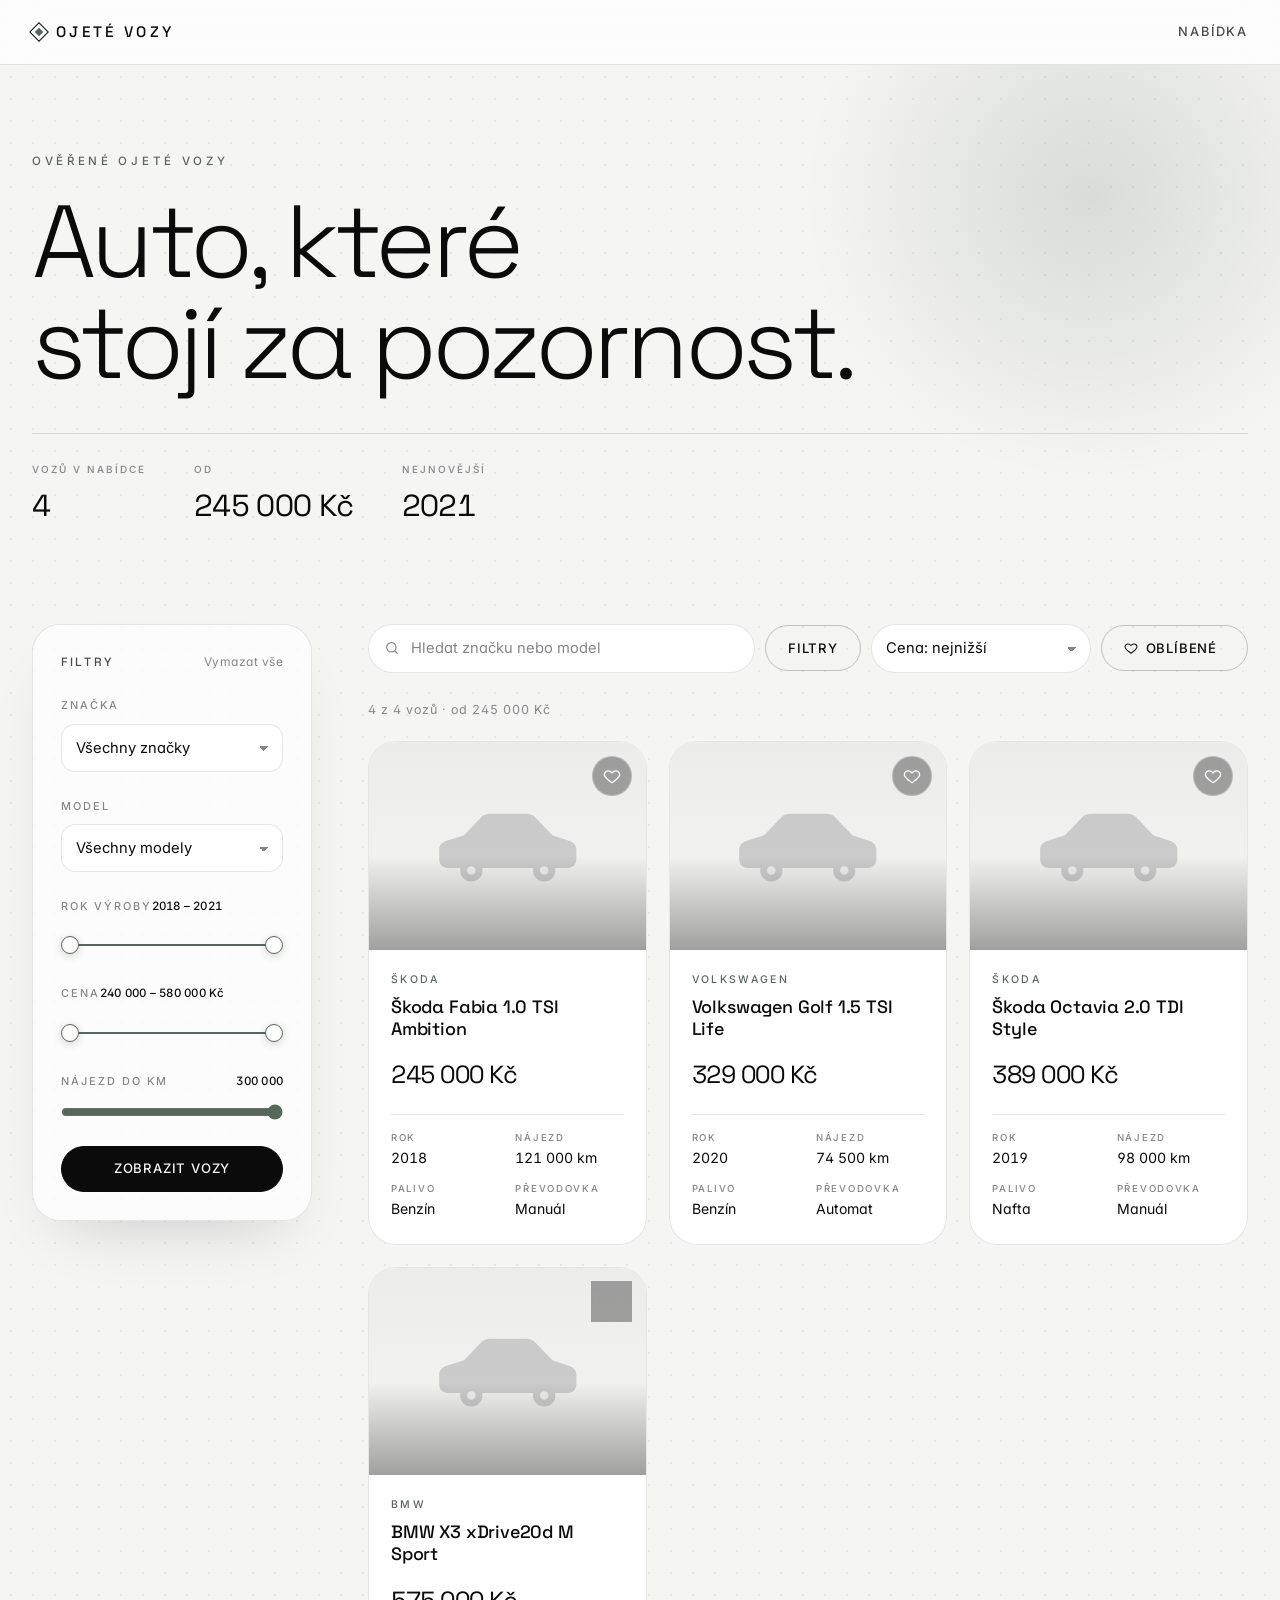
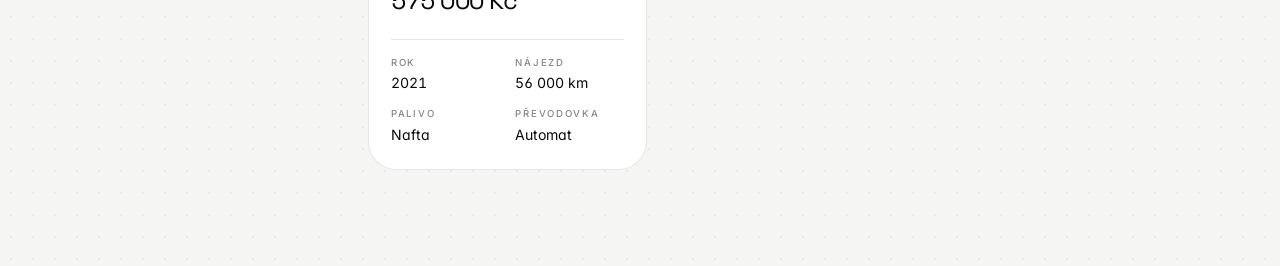
<file: docs/index.html>
<!doctype html>
<html lang="cs">
<head>
  <meta charset="utf-8">
  <meta name="viewport" content="width=device-width, initial-scale=1, viewport-fit=cover">
  <meta name="color-scheme" content="light dark">
  <title>Ojeté vozy</title>
  <link rel="preconnect" href="https://fonts.googleapis.com">
  <link rel="preconnect" href="https://fonts.gstatic.com" crossorigin>
  <link rel="stylesheet" href="https://fonts.googleapis.com/css2?family=Inter:opsz,wght@14..32,400..700&family=Space+Grotesk:wght@300..500&display=swap">
  <link rel="stylesheet" href="css/style.css">
</head>
<body>
  <header class="topbar">
    <div class="topbar-inner">
      <a href="#/" class="wordmark" aria-label="Ojeté vozy, domů">
        <span class="wordmark-mark" aria-hidden="true"></span>
        Ojeté vozy
      </a>
      <a href="#/" class="topbar-link" id="home-link">Nabídka</a>
    </div>
  </header>

  <section id="hero" class="hero">
    <p class="hero-eyebrow">Ověřené ojeté vozy</p>
    <h1 class="hero-title">Auto, které<br>stojí za pozornost.</h1>
    <dl class="hero-stats">
      <div><dt>Vozů v nabídce</dt><dd id="stat-count">–</dd></div>
      <div><dt>Od</dt><dd id="stat-min">–</dd></div>
      <div><dt>Nejnovější</dt><dd id="stat-year">–</dd></div>
    </dl>
  </section>

  <div id="list-view" class="layout">
    <aside id="filters" class="filters" aria-label="Filtrování nabídky">
      <div class="filters-head">
        <h2>Filtry</h2>
        <button type="button" id="reset" class="text-button">Vymazat vše</button>
        <button type="button" id="filters-close" class="icon-button" aria-label="Zavřít filtry">✕</button>
      </div>

      <label class="field">
        <span class="field-label">Značka</span>
        <select id="brand"></select>
      </label>

      <label class="field">
        <span class="field-label">Model</span>
        <select id="model"></select>
      </label>

      <fieldset class="field">
        <legend class="field-label">Rok výroby <output id="year-out" class="field-value"></output></legend>
        <div class="dual">
          <input id="year-min" type="range" step="1" aria-label="Rok výroby od">
          <input id="year-max" type="range" step="1" aria-label="Rok výroby do">
        </div>
      </fieldset>

      <fieldset class="field">
        <legend class="field-label">Cena <output id="price-out" class="field-value"></output></legend>
        <div class="dual">
          <input id="price-min" type="range" step="10000" aria-label="Cena od">
          <input id="price-max" type="range" step="10000" aria-label="Cena do">
        </div>
      </fieldset>

      <label class="field">
        <span class="field-label">Nájezd do <output id="mileage-out" class="field-value"></output> km</span>
        <input id="mileage" type="range" min="0" max="300000" step="5000" value="300000">
      </label>

      <button type="button" id="filters-apply" class="btn btn-primary filters-apply">Zobrazit vozy</button>
    </aside>

    <main class="results">
      <div class="toolbar">
        <label class="search">
          <span class="sr-only">Hledat</span>
          <svg viewBox="0 0 24 24" aria-hidden="true"><circle cx="11" cy="11" r="7"/><path d="m20 20-3.5-3.5"/></svg>
          <input id="search" type="search" placeholder="Hledat značku nebo model" autocomplete="off">
        </label>

        <button type="button" id="filters-toggle" class="btn btn-outline" aria-expanded="false" aria-controls="filters">
          Filtry <span id="filter-badge" class="badge" hidden></span>
        </button>

        <select id="sort" class="sort" aria-label="Řazení">
          <option value="price-asc">Cena: nejnižší</option>
          <option value="price-desc">Cena: nejvyšší</option>
          <option value="year-desc">Nejnovější</option>
          <option value="mileage-asc">Nejnižší nájezd</option>
        </select>

        <button type="button" id="fav-only" class="btn btn-outline" aria-pressed="false">
          <svg viewBox="0 0 24 24" aria-hidden="true" class="icon-heart"><path d="M12 21s-7-4.35-9.5-8.5C.9 9.6 2.3 5.5 6.2 5.1 8.4 4.9 10.6 6 12 7.8 13.4 6 15.6 4.9 17.8 5.1c3.9.4 5.3 4.5 3.7 7.4C19 16.65 12 21 12 21z"/></svg>
          Oblíbené <span id="fav-count"></span>
        </button>
      </div>

      <div id="chips" class="chips"></div>
      <p id="count" class="result-meta"></p>

      <section id="cars" class="grid" aria-live="polite"></section>

      <div id="empty" class="empty" hidden>
        <p>Žádný vůz neodpovídá zvoleným filtrům.</p>
        <button type="button" id="empty-reset" class="btn btn-outline">Vymazat filtry</button>
      </div>
    </main>
  </div>

  <div id="detail-view" class="detail" hidden></div>

  <div id="scrim" class="scrim" hidden></div>

  <script src="js/app.js" type="module"></script>
</body>
</html>
</file>
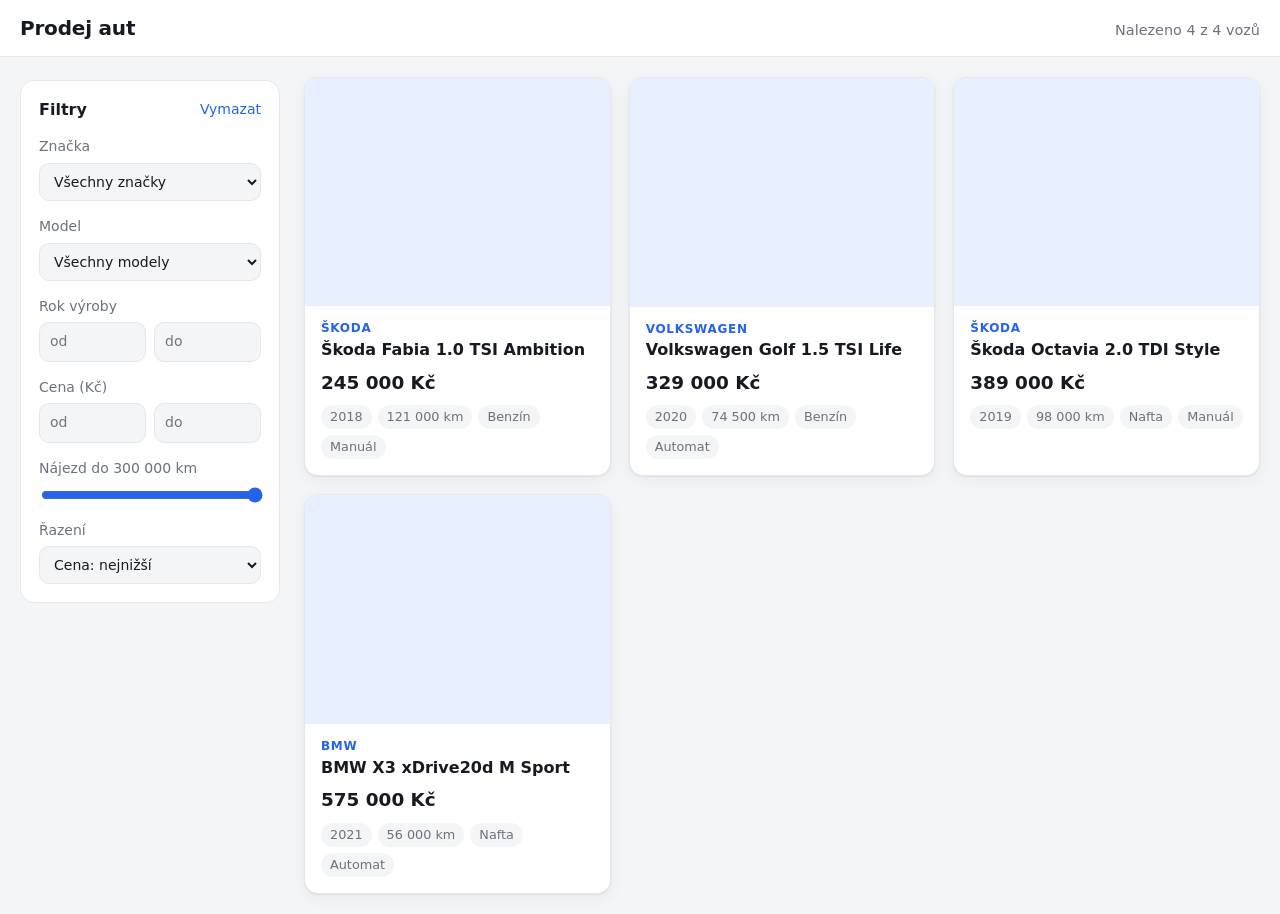
<file: public/index.html>
<!doctype html>
<html lang="cs">
<head>
  <meta charset="utf-8">
  <meta name="viewport" content="width=device-width, initial-scale=1">
  <title>Prodej aut</title>
  <link rel="stylesheet" href="css/style.css">
</head>
<body>
  <header class="site-header">
    <div class="site-header-inner">
      <h1>Prodej aut</h1>
      <p id="count" class="muted"></p>
    </div>
  </header>

  <div class="layout">
    <aside class="filters" aria-label="Filtrování nabídky">
      <div class="filters-head">
        <h2>Filtry</h2>
        <button type="button" id="reset" class="link-button">Vymazat</button>
      </div>

      <label class="field">
        <span>Značka</span>
        <select id="brand"></select>
      </label>

      <label class="field">
        <span>Model</span>
        <select id="model"></select>
      </label>

      <fieldset class="field">
        <legend>Rok výroby</legend>
        <div class="range">
          <input id="year-min" type="number" inputmode="numeric" placeholder="od">
          <input id="year-max" type="number" inputmode="numeric" placeholder="do">
        </div>
      </fieldset>

      <fieldset class="field">
        <legend>Cena (Kč)</legend>
        <div class="range">
          <input id="price-min" type="number" inputmode="numeric" step="10000" placeholder="od">
          <input id="price-max" type="number" inputmode="numeric" step="10000" placeholder="do">
        </div>
      </fieldset>

      <label class="field">
        <span>Nájezd do <output id="mileage-out"></output> km</span>
        <input id="mileage" type="range" min="0" max="300000" step="5000" value="300000">
      </label>

      <label class="field">
        <span>Řazení</span>
        <select id="sort">
          <option value="price-asc">Cena: nejnižší</option>
          <option value="price-desc">Cena: nejvyšší</option>
          <option value="year-desc">Nejnovější</option>
          <option value="mileage-asc">Nejnižší nájezd</option>
        </select>
      </label>
    </aside>

    <main>
      <section id="cars" class="grid" aria-live="polite"></section>
      <p id="empty" class="empty" hidden>Žádný vůz neodpovídá zvoleným filtrům.</p>
    </main>
  </div>

  <script src="js/app.js" type="module"></script>
</body>
</html>
</file>
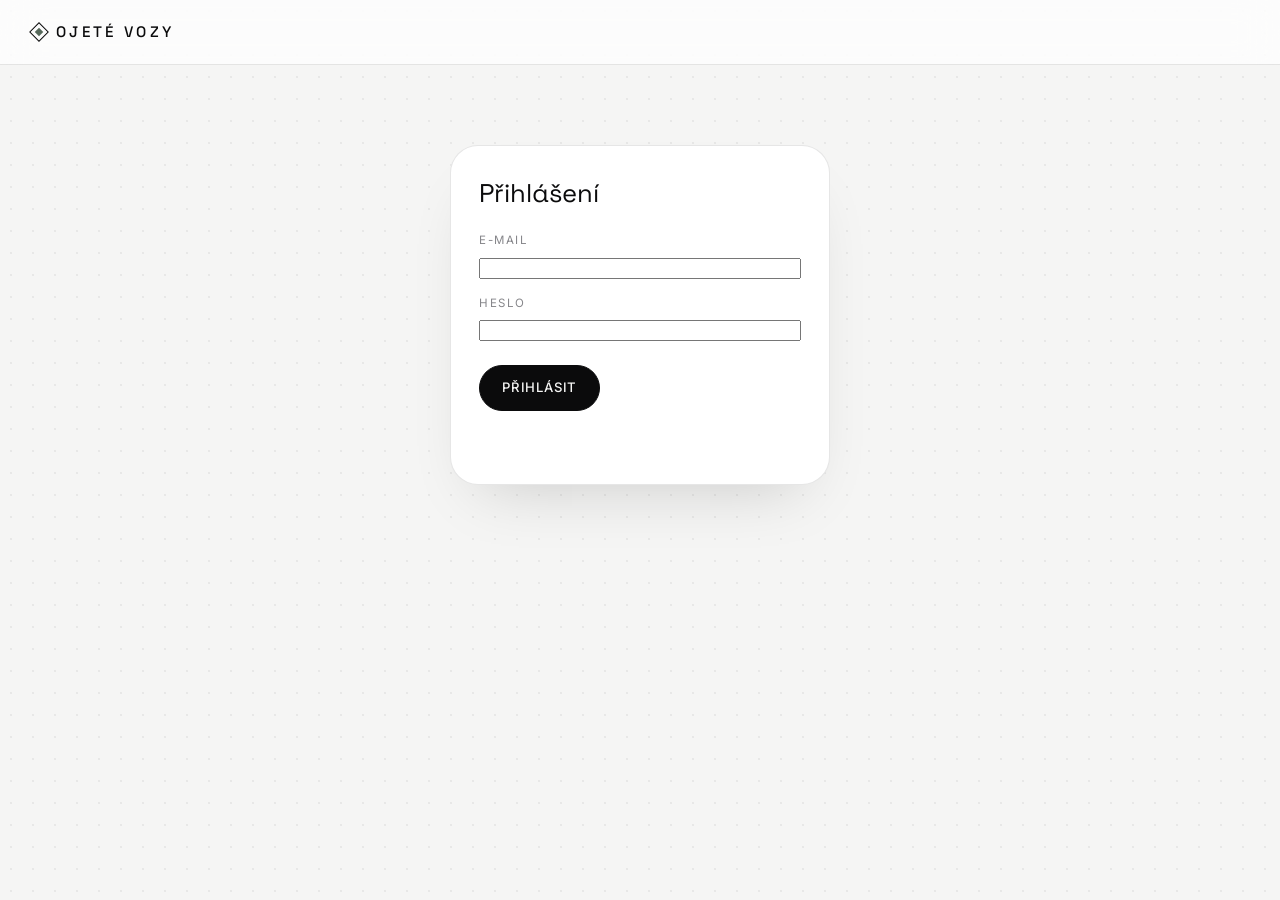
<file: docs/admin/index.html>
<!doctype html>
<html lang="cs">
<head>
  <meta charset="utf-8">
  <meta name="viewport" content="width=device-width, initial-scale=1">
  <meta name="robots" content="noindex, nofollow">
  <title>Správa nabídky</title>
  <link rel="preconnect" href="https://fonts.googleapis.com">
  <link rel="preconnect" href="https://fonts.gstatic.com" crossorigin>
  <link rel="stylesheet" href="https://fonts.googleapis.com/css2?family=Inter:opsz,wght@14..32,400..700&family=Space+Grotesk:wght@300..500&display=swap">
  <link rel="stylesheet" href="../css/style.css">
  <style>
    .admin { max-width: 1200px; margin: 0 auto; padding: 40px 28px 80px; display: grid; gap: 32px; }
    .admin h1 { font-family: var(--font-display); font-weight: 400; font-size: 2rem; margin: 0; letter-spacing: -0.02em; }
    .admin-bar { display: flex; justify-content: space-between; align-items: center; gap: 16px; flex-wrap: wrap; }
    .card { background: var(--surface-solid); border: 1px solid var(--line); border-radius: var(--radius-xl); padding: 28px; box-shadow: var(--shadow); }
    .login { max-width: 380px; margin: 80px auto; display: grid; gap: 16px; }
    .form-grid { display: grid; grid-template-columns: repeat(auto-fill, minmax(200px, 1fr)); gap: 16px; }
    .form-grid .wide { grid-column: 1 / -1; }
    .form-grid label { display: grid; gap: 8px; font-size: 0.72rem; letter-spacing: 0.14em; text-transform: uppercase; color: var(--muted); }
    .form-grid textarea { width: 100%; min-height: 90px; padding: 12px 14px; border: 1px solid var(--line); border-radius: var(--radius-md); background: var(--surface-solid); color: var(--text); font: inherit; font-size: 0.92rem; resize: vertical; }
    .form-grid input[type="checkbox"] { width: 18px; height: 18px; accent-color: var(--accent); }
    .form-actions { display: flex; gap: 10px; flex-wrap: wrap; align-items: center; margin-top: 8px; }
    .table { width: 100%; border-collapse: collapse; font-size: 0.92rem; }
    .table th { text-align: left; font-size: 0.66rem; letter-spacing: 0.16em; text-transform: uppercase; color: var(--muted); font-weight: 500; padding: 0 12px 12px; }
    .table td { padding: 12px; border-top: 1px solid var(--line); vertical-align: middle; }
    .table .thumb { width: 72px; height: 54px; border-radius: 10px; object-fit: cover; background: var(--surface-2); display: block; }
    .table .actions { display: flex; gap: 8px; flex-wrap: wrap; }
    .table .btn { height: 34px; padding: 0 14px; font-size: 0.72rem; }
    .pill { display: inline-block; padding: 3px 10px; border-radius: 999px; font-size: 0.72rem; border: 1px solid var(--line-strong); color: var(--text-2); }
    .pill.on { background: var(--accent-soft); color: var(--accent); border-color: transparent; }
    .msg { font-size: 0.875rem; color: var(--muted); min-height: 1.2em; }
    .msg.error { color: #b4453a; }
    .hidden { display: none !important; }
    .table-wrap { overflow-x: auto; }
    @media (max-width: 640px) { .admin { padding: 24px 16px 60px; } }
  </style>
</head>
<body>
  <header class="topbar">
    <div class="topbar-inner">
      <a href="../" class="wordmark"><span class="wordmark-mark" aria-hidden="true"></span>Ojeté vozy</a>
      <button type="button" id="logout" class="text-button hidden">Odhlásit</button>
    </div>
  </header>

  <section id="login-view" class="login">
    <div class="card">
      <h1 style="font-family: var(--font-display); font-weight: 400; font-size: 1.6rem; margin: 0 0 20px;">Přihlášení</h1>
      <form id="login-form" class="form-grid" style="grid-template-columns: 1fr;">
        <label>E-mail <input id="email" type="email" autocomplete="username" required></label>
        <label>Heslo <input id="password" type="password" autocomplete="current-password" required></label>
        <div class="form-actions"><button type="submit" class="btn btn-primary">Přihlásit</button></div>
      </form>
      <p id="login-msg" class="msg"></p>
    </div>
  </section>

  <main id="admin-view" class="admin hidden">
    <div class="admin-bar">
      <h1>Nabídka vozů</h1>
      <button type="button" id="new-car" class="btn btn-outline">Přidat vůz</button>
    </div>

    <section class="card">
      <div class="table-wrap">
        <table class="table">
          <thead><tr><th>Foto</th><th>Vůz</th><th>Cena</th><th>Rok</th><th>Stav</th><th></th></tr></thead>
          <tbody id="car-rows"></tbody>
        </table>
      </div>
      <p id="list-msg" class="msg"></p>
    </section>

    <section id="form-card" class="card hidden">
      <h2 id="form-title" style="font-family: var(--font-display); font-weight: 400; font-size: 1.4rem; margin: 0 0 24px;">Nový vůz</h2>
      <form id="car-form" class="form-grid">
        <label>ID (unikátní) <input name="id" required></label>
        <label>Značka <input name="brand" required></label>
        <label>Model <input name="model" required></label>
        <label>Název <input name="title"></label>
        <label>Cena (Kč) <input name="price" type="number" required></label>
        <label>Rok <input name="year" type="number" required></label>
        <label>Nájezd (km) <input name="mileage" type="number" required></label>
        <label>Palivo <input name="fuel" required></label>
        <label>Převodovka <input name="transmission" required></label>
        <label>Výkon (kW) <input name="power" type="number"></label>
        <label>Objem (cm³) <input name="engine" type="number"></label>
        <label>Barva <input name="color"></label>
        <label>Počet majitelů <input name="owners" type="number"></label>
        <label>STK <input name="stk"></label>
        <label>Odkaz na inzerát <input name="url" type="url"></label>
        <label>Aktivní (na webu) <input name="is_active" type="checkbox" checked></label>
        <label class="wide">Fotky (jeden odkaz na řádek, první je hlavní) <textarea name="images" placeholder="https://…/foto1.jpg"></textarea></label>
        <label class="wide">Popis <textarea name="description"></textarea></label>
        <div class="wide form-actions">
          <button type="submit" class="btn btn-primary">Uložit</button>
          <button type="button" id="cancel-form" class="btn btn-outline">Zrušit</button>
          <p id="form-msg" class="msg"></p>
        </div>
      </form>
    </section>
  </main>

  <script type="module" src="admin.js"></script>
</body>
</html>
</file>
<file: docs/css/style.css>
/* Tokens. Světlé a tmavé schéma se přepíná automaticky podle systému. */
:root {
  color-scheme: light dark;
  --bg: #f5f5f4;
  --surface: rgba(255, 255, 255, 0.72);
  --surface-solid: #ffffff;
  --surface-2: #ececea;
  --text: #0b0b0c;
  --text-2: #4a4a4d;
  --muted: #86868a;
  --line: rgba(11, 11, 12, 0.1);
  --line-strong: rgba(11, 11, 12, 0.22);
  --accent: #56685a;
  --accent-glow: rgba(86, 104, 90, 0.18);
  --ink: #0b0b0c;
  --ink-text: #f5f5f4;
  --dot: rgba(11, 11, 12, 0.06);
  --shadow: 0 1px 0 rgba(255, 255, 255, 0.6) inset, 0 30px 60px -30px rgba(0, 0, 0, 0.18);
  --radius-xl: 28px;
  --radius-lg: 20px;
  --radius-md: 14px;
  --font: "Inter", system-ui, -apple-system, "Segoe UI", Roboto, sans-serif;
  --font-display: "Space Grotesk", "Inter", system-ui, sans-serif;
  --ease: cubic-bezier(0.22, 1, 0.36, 1);
}

@media (prefers-color-scheme: dark) {
  :root:not([data-theme="light"]) {
    --bg: #050506;
    --surface: rgba(20, 20, 23, 0.7);
    --surface-solid: #101013;
    --surface-2: #17171b;
    --text: #f5f5f4;
    --text-2: #b9b9bd;
    --muted: #6f6f75;
    --line: rgba(255, 255, 255, 0.09);
    --line-strong: rgba(255, 255, 255, 0.24);
    --accent: #c4d3bf;
    --accent-glow: rgba(196, 211, 191, 0.14);
    --ink: #f5f5f4;
    --ink-text: #050506;
    --dot: rgba(255, 255, 255, 0.05);
    --shadow: 0 1px 0 rgba(255, 255, 255, 0.04) inset, 0 40px 80px -40px rgba(0, 0, 0, 0.9);
  }
}

* { box-sizing: border-box; }

[hidden] { display: none !important; }

.sr-only {
  position: absolute;
  width: 1px;
  height: 1px;
  overflow: hidden;
  clip: rect(0 0 0 0);
  white-space: nowrap;
}

body {
  margin: 0;
  font-family: var(--font);
  font-feature-settings: "cv11", "ss01";
  background-color: var(--bg);
  background-image: radial-gradient(var(--dot) 1px, transparent 1px);
  background-size: 22px 22px;
  color: var(--text);
  line-height: 1.5;
  -webkit-font-smoothing: antialiased;
  min-height: 100vh;
}

::selection { background: var(--accent); color: var(--ink-text); }

:focus-visible {
  outline: 1px solid var(--accent);
  outline-offset: 3px;
  border-radius: 6px;
}

/* Hero */
.hero {
  position: relative;
  max-width: 1400px;
  margin: 0 auto;
  padding: 88px 32px 40px;
  overflow: hidden;
}

.hero::before {
  content: "";
  position: absolute;
  top: -180px;
  right: -120px;
  width: 620px;
  height: 620px;
  border-radius: 50%;
  background: radial-gradient(circle, var(--accent-glow), transparent 65%);
  pointer-events: none;
}

.hero-eyebrow {
  position: relative;
  margin: 0 0 22px;
  font-size: 0.72rem;
  font-weight: 500;
  letter-spacing: 0.32em;
  text-transform: uppercase;
  color: var(--accent);
}

.hero-title {
  position: relative;
  margin: 0 0 40px;
  font-family: var(--font-display);
  font-size: clamp(3rem, 8vw, 6.5rem);
  font-weight: 300;
  line-height: 0.98;
  letter-spacing: -0.045em;
}

.hero-stats {
  position: relative;
  display: flex;
  flex-wrap: wrap;
  gap: 48px;
  margin: 0;
  padding-top: 28px;
  border-top: 1px solid var(--line);
}

.hero-stats dt {
  font-size: 0.62rem;
  font-weight: 500;
  letter-spacing: 0.2em;
  text-transform: uppercase;
  color: var(--muted);
  margin-bottom: 6px;
}

.hero-stats dd {
  margin: 0;
  font-family: var(--font-display);
  font-size: 1.9rem;
  font-weight: 400;
  letter-spacing: -0.02em;
  font-variant-numeric: tabular-nums;
}

/* Car silhouette placeholder */
.car-silhouette {
  width: 62%;
  height: auto;
  fill: var(--muted);
  opacity: 0.35;
  transition: opacity 0.8s var(--ease), transform 1.2s var(--ease);
}

.car-silhouette .hub { fill: var(--surface-2); }
.car:hover .car-silhouette { opacity: 0.55; transform: scale(1.04); }

.car-image-placeholder,
.detail-image .car-image-placeholder {
  display: grid;
  place-items: center;
  letter-spacing: 0;
  text-transform: none;
}

/* Top bar */
.topbar {
  position: sticky;
  top: 0;
  z-index: 20;
  background: var(--surface);
  backdrop-filter: saturate(180%) blur(20px);
  -webkit-backdrop-filter: saturate(180%) blur(20px);
  border-bottom: 1px solid var(--line);
}

.topbar-inner {
  max-width: 1400px;
  margin: 0 auto;
  padding: 0 32px;
  height: 64px;
  display: flex;
  align-items: center;
  justify-content: space-between;
}

.wordmark {
  display: inline-flex;
  align-items: center;
  gap: 10px;
  color: var(--text);
  text-decoration: none;
  font-family: var(--font-display);
  font-size: 0.95rem;
  font-weight: 500;
  letter-spacing: 0.22em;
  text-transform: uppercase;
}

.wordmark-mark {
  width: 14px;
  height: 14px;
  border: 1px solid var(--text);
  transform: rotate(45deg);
  position: relative;
}

.wordmark-mark::after {
  content: "";
  position: absolute;
  inset: 3px;
  background: var(--accent);
}

.topbar-link {
  color: var(--text-2);
  text-decoration: none;
  font-size: 0.8rem;
  font-weight: 500;
  letter-spacing: 0.14em;
  text-transform: uppercase;
  transition: color 0.3s var(--ease);
}

.topbar-link:hover { color: var(--text); }

/* Layout */
.layout {
  max-width: 1400px;
  margin: 0 auto;
  padding: 56px 32px 96px;
  display: grid;
  grid-template-columns: 280px minmax(0, 1fr);
  gap: 56px;
  align-items: start;
  animation: fade-in 0.6s var(--ease) both;
}

/* Filters */
.filters {
  position: sticky;
  top: 104px;
  display: grid;
  gap: 26px;
  padding: 28px;
  border: 1px solid var(--line);
  border-radius: var(--radius-xl);
  background: var(--surface);
  backdrop-filter: blur(24px);
  -webkit-backdrop-filter: blur(24px);
  box-shadow: var(--shadow);
}

.filters-head {
  display: flex;
  align-items: center;
  justify-content: space-between;
  gap: 8px;
}

.filters-head h2 {
  margin: 0 auto 0 0;
  font-family: var(--font-display);
  font-size: 0.75rem;
  font-weight: 500;
  letter-spacing: 0.22em;
  text-transform: uppercase;
  color: var(--text-2);
}

.text-button,
.icon-button {
  background: none;
  border: 0;
  padding: 0;
  color: var(--muted);
  font: inherit;
  cursor: pointer;
  transition: color 0.3s var(--ease);
}

.text-button { font-size: 0.75rem; letter-spacing: 0.04em; }
.text-button:hover, .icon-button:hover { color: var(--text); }
.icon-button { display: none; font-size: 1rem; padding: 4px; }

.field {
  border: 0;
  padding: 0;
  margin: 0;
  display: grid;
  gap: 10px;
  min-width: 0;
}

.field-label {
  font-size: 0.68rem;
  font-weight: 500;
  letter-spacing: 0.18em;
  text-transform: uppercase;
  color: var(--muted);
  padding: 0;
}

.field legend { padding: 0; margin-bottom: 10px; }

select,
input[type="number"],
input[type="search"] {
  width: 100%;
  appearance: none;
  -webkit-appearance: none;
  padding: 12px 14px;
  border: 1px solid var(--line);
  border-radius: var(--radius-md);
  background: var(--surface-solid);
  color: var(--text);
  font: inherit;
  font-size: 0.92rem;
  font-variant-numeric: tabular-nums;
  transition: border-color 0.3s var(--ease), box-shadow 0.3s var(--ease);
}

select {
  background-image: linear-gradient(45deg, transparent 50%, var(--muted) 50%),
    linear-gradient(135deg, var(--muted) 50%, transparent 50%);
  background-position: calc(100% - 18px) 52%, calc(100% - 13px) 52%;
  background-size: 5px 5px, 5px 5px;
  background-repeat: no-repeat;
  padding-right: 36px;
}

select:hover,
input[type="number"]:hover { border-color: var(--line-strong); }

select:focus,
input:focus {
  outline: none;
  border-color: var(--accent);
  box-shadow: 0 0 0 4px var(--accent-glow);
}

input::placeholder { color: var(--muted); }

.range {
  display: grid;
  grid-template-columns: 1fr 1fr;
  gap: 8px;
}

input[type="range"] {
  width: 100%;
  accent-color: var(--accent);
  margin: 4px 0 0;
}

.filters-apply { display: none; width: 100%; }

/* Dvojitý posuvník (od–do) */
.field-value {
  float: right;
  font-size: 0.72rem;
  letter-spacing: 0.02em;
  text-transform: none;
  color: var(--text);
  font-variant-numeric: tabular-nums;
}

.dual {
  --from: 0%;
  --to: 100%;
  position: relative;
  height: 28px;
  margin: 6px 8px 0;
}

.dual::before {
  content: "";
  position: absolute;
  left: 0;
  right: 0;
  top: 50%;
  height: 2px;
  transform: translateY(-50%);
  border-radius: 2px;
  background: linear-gradient(to right,
    var(--line-strong) 0%,
    var(--line-strong) var(--from),
    var(--accent) var(--from),
    var(--accent) var(--to),
    var(--line-strong) var(--to),
    var(--line-strong) 100%);
}

.dual input[type="range"] {
  position: absolute;
  left: -8px;
  top: 0;
  width: calc(100% + 16px);
  height: 28px;
  margin: 0;
  background: none;
  appearance: none;
  -webkit-appearance: none;
  pointer-events: none;
  accent-color: var(--accent);
}

.dual input[type="range"]::-webkit-slider-runnable-track {
  background: transparent;
  height: 28px;
}

.dual input[type="range"]::-moz-range-track {
  background: transparent;
  height: 28px;
}

.dual input[type="range"]::-webkit-slider-thumb {
  -webkit-appearance: none;
  pointer-events: auto;
  width: 18px;
  height: 18px;
  margin-top: 5px;
  border-radius: 50%;
  background: var(--surface-solid);
  border: 1.5px solid var(--accent);
  box-shadow: 0 2px 8px rgba(0, 0, 0, 0.18);
  cursor: grab;
  transition: transform 0.3s var(--ease);
}

.dual input[type="range"]::-moz-range-thumb {
  pointer-events: auto;
  width: 16px;
  height: 16px;
  border-radius: 50%;
  background: var(--surface-solid);
  border: 1.5px solid var(--accent);
  cursor: grab;
}

.dual input[type="range"]:active::-webkit-slider-thumb { transform: scale(1.15); cursor: grabbing; }

.dual input[type="range"]:focus-visible { outline: none; }
.dual input[type="range"]:focus-visible::-webkit-slider-thumb { box-shadow: 0 0 0 4px var(--accent-glow); }

/* Results */
.results { min-width: 0; }

.toolbar {
  display: flex;
  align-items: center;
  gap: 10px;
  flex-wrap: wrap;
}

.search {
  position: relative;
  flex: 1 1 260px;
  display: block;
}

.search svg {
  position: absolute;
  left: 16px;
  top: 50%;
  transform: translateY(-50%);
  width: 16px;
  height: 16px;
  fill: none;
  stroke: var(--muted);
  stroke-width: 1.8;
  stroke-linecap: round;
  pointer-events: none;
}

.search input { padding-left: 42px; border-radius: 999px; }

.sort { width: auto; flex: 0 1 220px; border-radius: 999px; }

.btn {
  display: inline-flex;
  align-items: center;
  justify-content: center;
  gap: 8px;
  height: 46px;
  padding: 0 22px;
  border-radius: 999px;
  border: 1px solid var(--line-strong);
  background: transparent;
  color: var(--text);
  font: inherit;
  font-size: 0.82rem;
  font-weight: 500;
  letter-spacing: 0.06em;
  text-transform: uppercase;
  text-decoration: none;
  white-space: nowrap;
  cursor: pointer;
  transition: background 0.35s var(--ease), color 0.35s var(--ease), border-color 0.35s var(--ease), transform 0.35s var(--ease);
}

.btn:hover { border-color: var(--text); transform: translateY(-1px); }

.btn-outline.is-active,
.btn-outline[aria-pressed="true"],
.btn-outline[aria-expanded="true"] {
  background: var(--ink);
  color: var(--ink-text);
  border-color: var(--ink);
}

.btn-primary {
  background: var(--ink);
  color: var(--ink-text);
  border-color: var(--ink);
}

.btn-primary:hover { opacity: 0.9; }

.badge {
  display: inline-grid;
  place-items: center;
  min-width: 18px;
  height: 18px;
  padding: 0 5px;
  border-radius: 999px;
  background: var(--accent);
  color: var(--ink-text);
  font-size: 0.68rem;
  font-weight: 600;
  letter-spacing: 0;
}

.icon-heart {
  width: 14px;
  height: 14px;
  fill: none;
  stroke: currentColor;
  stroke-width: 1.8;
}

.chips {
  display: flex;
  flex-wrap: wrap;
  gap: 8px;
  margin-top: 18px;
}

.chip {
  display: inline-flex;
  align-items: center;
  gap: 8px;
  padding: 7px 14px;
  border-radius: 999px;
  border: 1px solid var(--line-strong);
  background: transparent;
  color: var(--text-2);
  font: inherit;
  font-size: 0.78rem;
  cursor: pointer;
  transition: border-color 0.3s var(--ease), color 0.3s var(--ease);
}

.chip:hover { border-color: var(--text); color: var(--text); }
.chip span[aria-hidden="true"] { color: var(--muted); font-size: 0.7rem; }

.result-meta {
  margin: 28px 0 22px;
  font-size: 0.78rem;
  letter-spacing: 0.08em;
  color: var(--muted);
  font-variant-numeric: tabular-nums;
}

/* Cars */
.grid {
  display: grid;
  grid-template-columns: repeat(auto-fill, minmax(270px, 1fr));
  gap: 22px;
}

.car {
  position: relative;
  border-radius: var(--radius-xl);
  background: var(--surface-solid);
  border: 1px solid var(--line);
  overflow: hidden;
  transition: transform 0.6s var(--ease), border-color 0.6s var(--ease), box-shadow 0.6s var(--ease);
  animation: rise 0.7s var(--ease) both;
}

.grid .car:nth-child(1) { animation-delay: 0.02s; }
.grid .car:nth-child(2) { animation-delay: 0.06s; }
.grid .car:nth-child(3) { animation-delay: 0.1s; }
.grid .car:nth-child(4) { animation-delay: 0.14s; }
.grid .car:nth-child(5) { animation-delay: 0.18s; }
.grid .car:nth-child(6) { animation-delay: 0.22s; }

.car:hover {
  transform: translateY(-6px);
  border-color: var(--line-strong);
  box-shadow: 0 40px 70px -40px rgba(0, 0, 0, 0.35);
}

.car-link {
  display: block;
  height: 100%;
  color: inherit;
  text-decoration: none;
}

.car-image,
.detail-image {
  position: relative;
  aspect-ratio: 4 / 3;
  overflow: hidden;
  background: linear-gradient(180deg, var(--surface-2), var(--bg));
}

.car-image::after,
.detail-image::after {
  content: "";
  position: absolute;
  inset: 0;
  background: linear-gradient(to top, rgba(0, 0, 0, 0.35), transparent 45%);
  pointer-events: none;
}

.car-image img,
.detail-image img {
  width: 100%;
  height: 100%;
  object-fit: cover;
  display: block;
  transition: transform 1.2s var(--ease);
}

.car:hover .car-image img { transform: scale(1.05); }

.car-image-placeholder {
  position: absolute;
  inset: 0;
  display: grid;
  place-items: center;
  font-family: var(--font-display);
  font-size: 0.8rem;
  letter-spacing: 0.35em;
  text-transform: uppercase;
  color: var(--muted);
}

.car-body { padding: 22px 22px 24px; }

.car-brand {
  margin: 0 0 8px;
  font-size: 0.66rem;
  font-weight: 500;
  letter-spacing: 0.22em;
  text-transform: uppercase;
  color: var(--accent);
}

.car h2 {
  margin: 0 0 16px;
  font-family: var(--font-display);
  font-size: 1.12rem;
  font-weight: 500;
  letter-spacing: -0.01em;
  line-height: 1.25;
}

.price {
  margin: 0 0 20px;
  font-family: var(--font-display);
  font-size: 1.55rem;
  font-weight: 400;
  letter-spacing: -0.02em;
  font-variant-numeric: tabular-nums;
}

.specs {
  margin: 0;
  display: grid;
  grid-template-columns: repeat(2, minmax(0, 1fr));
  gap: 14px 16px;
  padding-top: 16px;
  border-top: 1px solid var(--line);
}

.specs dt {
  font-size: 0.6rem;
  font-weight: 500;
  letter-spacing: 0.18em;
  text-transform: uppercase;
  color: var(--muted);
  margin-bottom: 2px;
}

.specs dd {
  margin: 0;
  font-size: 0.88rem;
  font-variant-numeric: tabular-nums;
}

/* Favourite */
.fav {
  position: absolute;
  top: 14px;
  right: 14px;
  z-index: 2;
  width: 40px;
  height: 40px;
  display: grid;
  place-items: center;
  border-radius: 50%;
  border: 1px solid rgba(255, 255, 255, 0.25);
  background: rgba(10, 10, 12, 0.35);
  backdrop-filter: blur(12px);
  -webkit-backdrop-filter: blur(12px);
  color: #fff;
  cursor: pointer;
  transition: transform 0.4s var(--ease), background 0.4s var(--ease);
}

.fav:hover { transform: scale(1.08); }

.fav svg {
  width: 18px;
  height: 18px;
  fill: none;
  stroke: currentColor;
  stroke-width: 1.7;
  transition: fill 0.4s var(--ease);
}

.fav.is-on svg { fill: currentColor; }
.fav.is-on { background: rgba(255, 255, 255, 0.9); color: #0b0b0c; border-color: transparent; }

.empty {
  padding: 120px 0;
  text-align: center;
  color: var(--muted);
  display: grid;
  justify-items: center;
  gap: 24px;
}

.empty p { margin: 0; font-size: 0.95rem; }

/* Filter scrim (mobile) */
.scrim {
  position: fixed;
  inset: 0;
  z-index: 25;
  background: rgba(0, 0, 0, 0.45);
  backdrop-filter: blur(4px);
  -webkit-backdrop-filter: blur(4px);
}

/* Detail */
.detail {
  max-width: 1400px;
  margin: 0 auto;
  padding: 36px 32px 120px;
  animation: fade-in 0.6s var(--ease) both;
}

.crumbs {
  display: flex;
  gap: 10px;
  align-items: center;
  margin-bottom: 36px;
  font-size: 0.75rem;
  letter-spacing: 0.12em;
  text-transform: uppercase;
  color: var(--muted);
}

.crumbs a {
  color: var(--text-2);
  text-decoration: none;
  transition: color 0.3s var(--ease);
}

.crumbs a:hover { color: var(--text); }

.detail-grid {
  display: grid;
  grid-template-columns: minmax(0, 1.4fr) minmax(0, 1fr);
  gap: 72px;
  align-items: start;
}

.detail-image {
  border-radius: var(--radius-xl);
  border: 1px solid var(--line);
  box-shadow: var(--shadow);
}

.detail-info { position: sticky; top: 104px; }

/* Galerie v detailu */
.detail-image:has(.gallery) {
  aspect-ratio: auto;
  background: none;
  border: 0;
  box-shadow: none;
}

.gallery { display: grid; gap: 12px; }

.gallery-main {
  aspect-ratio: 4 / 3;
  border-radius: var(--radius-xl);
  overflow: hidden;
  border: 1px solid var(--line);
  box-shadow: var(--shadow);
  background: linear-gradient(180deg, var(--surface-2), var(--bg));
}

.gallery-main img {
  width: 100%;
  height: 100%;
  object-fit: cover;
  display: block;
  transition: opacity 0.4s var(--ease);
}

.gallery-thumbs {
  display: grid;
  grid-template-columns: repeat(auto-fill, minmax(88px, 1fr));
  gap: 10px;
}

.gallery-thumb {
  padding: 0;
  border: 1px solid var(--line);
  border-radius: var(--radius-md);
  overflow: hidden;
  aspect-ratio: 4 / 3;
  background: var(--surface-2);
  cursor: pointer;
  opacity: 0.6;
  transition: opacity 0.3s var(--ease), border-color 0.3s var(--ease);
}

.gallery-thumb img {
  width: 100%;
  height: 100%;
  object-fit: cover;
  display: block;
}

.gallery-thumb:hover { opacity: 1; }
.gallery-thumb.is-active { opacity: 1; border-color: var(--accent); }

.detail-info .car-brand { margin-bottom: 14px; }

.detail-info h1 {
  margin: 0 0 22px;
  font-family: var(--font-display);
  font-size: clamp(2rem, 3.6vw, 3rem);
  font-weight: 400;
  line-height: 1.05;
  letter-spacing: -0.03em;
}

.detail-price {
  margin: 0 0 40px;
  font-family: var(--font-display);
  font-size: 2.4rem;
  font-weight: 300;
  letter-spacing: -0.03em;
  font-variant-numeric: tabular-nums;
}

.facts {
  display: grid;
  grid-template-columns: repeat(2, minmax(0, 1fr));
  margin: 0 0 36px;
  border-top: 1px solid var(--line);
}

.facts > div {
  padding: 18px 0;
  border-bottom: 1px solid var(--line);
}

.facts > div:nth-child(odd) { padding-right: 16px; }
.facts > div:nth-child(even) { padding-left: 16px; border-left: 1px solid var(--line); }

.facts dt {
  font-size: 0.62rem;
  font-weight: 500;
  letter-spacing: 0.18em;
  text-transform: uppercase;
  color: var(--muted);
  margin-bottom: 6px;
}

.facts dd {
  margin: 0;
  font-size: 0.98rem;
  font-variant-numeric: tabular-nums;
}

.description {
  margin: 0 0 40px;
  font-size: 0.98rem;
  line-height: 1.75;
  color: var(--text-2);
}

.actions {
  display: flex;
  flex-wrap: wrap;
  gap: 10px;
  align-items: center;
}

.fav-labeled {
  position: static;
  width: auto;
  height: 46px;
  padding: 0 20px;
  border-radius: 999px;
  border: 1px solid var(--line-strong);
  background: transparent;
  color: var(--text);
  gap: 8px;
  display: inline-flex;
  font: inherit;
  font-size: 0.82rem;
  letter-spacing: 0.06em;
  text-transform: uppercase;
  transform: none;
}

.fav-labeled:hover { border-color: var(--text); transform: translateY(-1px); }
.fav-labeled.is-on { background: var(--ink); color: var(--ink-text); border-color: var(--ink); }
.fav-labeled svg { width: 16px; height: 16px; }

.source-link {
  display: inline-block;
  margin-top: 28px;
  font-size: 0.78rem;
  letter-spacing: 0.08em;
  color: var(--muted);
  text-decoration: none;
  border-bottom: 1px solid var(--line-strong);
  padding-bottom: 2px;
  transition: color 0.3s var(--ease);
}

.source-link:hover { color: var(--text); }

@keyframes rise {
  from { opacity: 0; transform: translateY(18px); }
  to { opacity: 1; transform: none; }
}

@keyframes fade-in {
  from { opacity: 0; }
  to { opacity: 1; }
}

@media (prefers-reduced-motion: reduce) {
  *, *::before, *::after {
    animation: none !important;
    transition: none !important;
  }
}

/* Tablet and phone */
@media (max-width: 1000px) {
  .layout { grid-template-columns: 1fr; gap: 24px; }
  .filters {
    position: fixed;
    z-index: 30;
    left: 12px;
    right: 12px;
    bottom: 12px;
    top: auto;
    max-height: 82vh;
    overflow-y: auto;
    border-radius: var(--radius-xl);
    transform: translateY(calc(100% + 24px));
    transition: transform 0.6s var(--ease);
  }
  .filters.is-open { transform: none; }
  .filters-apply { display: inline-flex; }
  .icon-button { display: inline-block; }
  .detail-grid { grid-template-columns: 1fr; gap: 36px; }
  .detail-info { position: static; }
}

@media (max-width: 640px) {
  .topbar-inner { padding: 0 20px; }
  .layout { padding: 28px 20px 72px; }
  .detail { padding: 20px 20px 140px; }
  .toolbar .sort { flex: 1 1 100%; order: 3; }
  .grid { grid-template-columns: 1fr; gap: 18px; }
  .detail-price { font-size: 2rem; }
  .actions {
    position: fixed;
    left: 12px;
    right: 12px;
    bottom: 12px;
    z-index: 15;
    padding: 12px;
    border-radius: 999px;
    background: var(--surface);
    backdrop-filter: blur(20px);
    -webkit-backdrop-filter: blur(20px);
    border: 1px solid var(--line);
    box-shadow: var(--shadow);
    flex-wrap: nowrap;
  }
  .actions .btn { flex: 1; padding: 0 12px; }
  .actions .fav-labeled { flex: 0 0 auto; }
}
</file>
<file: public/css/style.css>
:root {
  --bg: #f4f5f7;
  --card: #ffffff;
  --text: #161a22;
  --muted: #6b7280;
  --line: #e4e7ec;
  --accent: #2563eb;
  --accent-soft: #e8efff;
  --radius: 14px;
  --shadow: 0 1px 2px rgba(16, 24, 40, 0.06), 0 4px 16px rgba(16, 24, 40, 0.05);
}

@media (prefers-color-scheme: dark) {
  :root:not([data-theme="light"]) {
    --bg: #0e1117;
    --card: #171b24;
    --text: #e8eaf0;
    --muted: #9aa3b2;
    --line: #262c39;
    --accent: #6ea8ff;
    --accent-soft: #1d2a44;
    --shadow: 0 1px 2px rgba(0, 0, 0, 0.4);
  }
}

* { box-sizing: border-box; }

body {
  margin: 0;
  font-family: system-ui, -apple-system, "Segoe UI", Roboto, sans-serif;
  background: var(--bg);
  color: var(--text);
  line-height: 1.4;
}

/* Header */
.site-header {
  background: var(--card);
  border-bottom: 1px solid var(--line);
  position: sticky;
  top: 0;
  z-index: 10;
}

.site-header-inner {
  max-width: 1280px;
  margin: 0 auto;
  padding: 14px 20px;
  display: flex;
  align-items: baseline;
  justify-content: space-between;
  gap: 12px;
  flex-wrap: wrap;
}

.site-header h1 { margin: 0; font-size: 1.25rem; letter-spacing: -0.01em; }

.muted { color: var(--muted); margin: 0; font-size: 0.9rem; }

/* Layout */
.layout {
  max-width: 1280px;
  margin: 0 auto;
  padding: 20px;
  display: grid;
  grid-template-columns: 260px 1fr;
  gap: 24px;
  align-items: start;
}

/* Filters */
.filters {
  background: var(--card);
  border: 1px solid var(--line);
  border-radius: var(--radius);
  padding: 18px;
  position: sticky;
  top: 80px;
  display: grid;
  gap: 16px;
}

.filters-head {
  display: flex;
  justify-content: space-between;
  align-items: center;
}

.filters h2 { margin: 0; font-size: 1rem; }

.field {
  border: 0;
  padding: 0;
  margin: 0;
  display: grid;
  gap: 6px;
  font-size: 0.875rem;
  color: var(--muted);
  min-width: 0;
}

.field legend { padding: 0; margin-bottom: 6px; }

select,
input[type="number"] {
  width: 100%;
  padding: 9px 10px;
  border: 1px solid var(--line);
  border-radius: 10px;
  background: var(--bg);
  color: var(--text);
  font: inherit;
}

select:focus,
input:focus {
  outline: 2px solid var(--accent);
  outline-offset: 1px;
}

.range {
  display: grid;
  grid-template-columns: 1fr 1fr;
  gap: 8px;
}

input[type="range"] {
  width: 100%;
  accent-color: var(--accent);
}

.link-button {
  background: none;
  border: 0;
  padding: 0;
  color: var(--accent);
  font: inherit;
  font-size: 0.875rem;
  cursor: pointer;
}

/* Cars */
main { min-width: 0; }

.grid {
  display: grid;
  grid-template-columns: repeat(auto-fill, minmax(230px, 1fr));
  gap: 18px;
}

.car {
  background: var(--card);
  border: 1px solid var(--line);
  border-radius: var(--radius);
  overflow: hidden;
  box-shadow: var(--shadow);
  transition: transform 0.15s ease, box-shadow 0.15s ease;
}

.car:hover {
  transform: translateY(-2px);
  box-shadow: 0 8px 24px rgba(16, 24, 40, 0.12);
}

.car a { color: inherit; text-decoration: none; display: block; height: 100%; }

.car-image {
  aspect-ratio: 4 / 3;
  background: var(--accent-soft);
}

.car-image img {
  width: 100%;
  height: 100%;
  object-fit: cover;
  display: block;
}

.car-body { padding: 14px 16px 16px; }

.car-brand {
  margin: 0 0 2px;
  font-size: 0.75rem;
  text-transform: uppercase;
  letter-spacing: 0.06em;
  color: var(--accent);
  font-weight: 600;
}

.car h2 { font-size: 1rem; margin: 0 0 8px; font-weight: 600; }

.price { font-size: 1.15rem; font-weight: 700; margin: 0 0 10px; }

.specs {
  list-style: none;
  padding: 0;
  margin: 0;
  display: flex;
  flex-wrap: wrap;
  gap: 6px;
}

.specs li {
  font-size: 0.8rem;
  color: var(--muted);
  background: var(--bg);
  border-radius: 999px;
  padding: 3px 9px;
}

.empty { color: var(--muted); padding: 48px 0; text-align: center; }

/* Mobile */
@media (max-width: 800px) {
  .layout {
    grid-template-columns: 1fr;
    padding: 14px 16px;
    gap: 16px;
  }
  .filters { position: static; }
}
</file>
